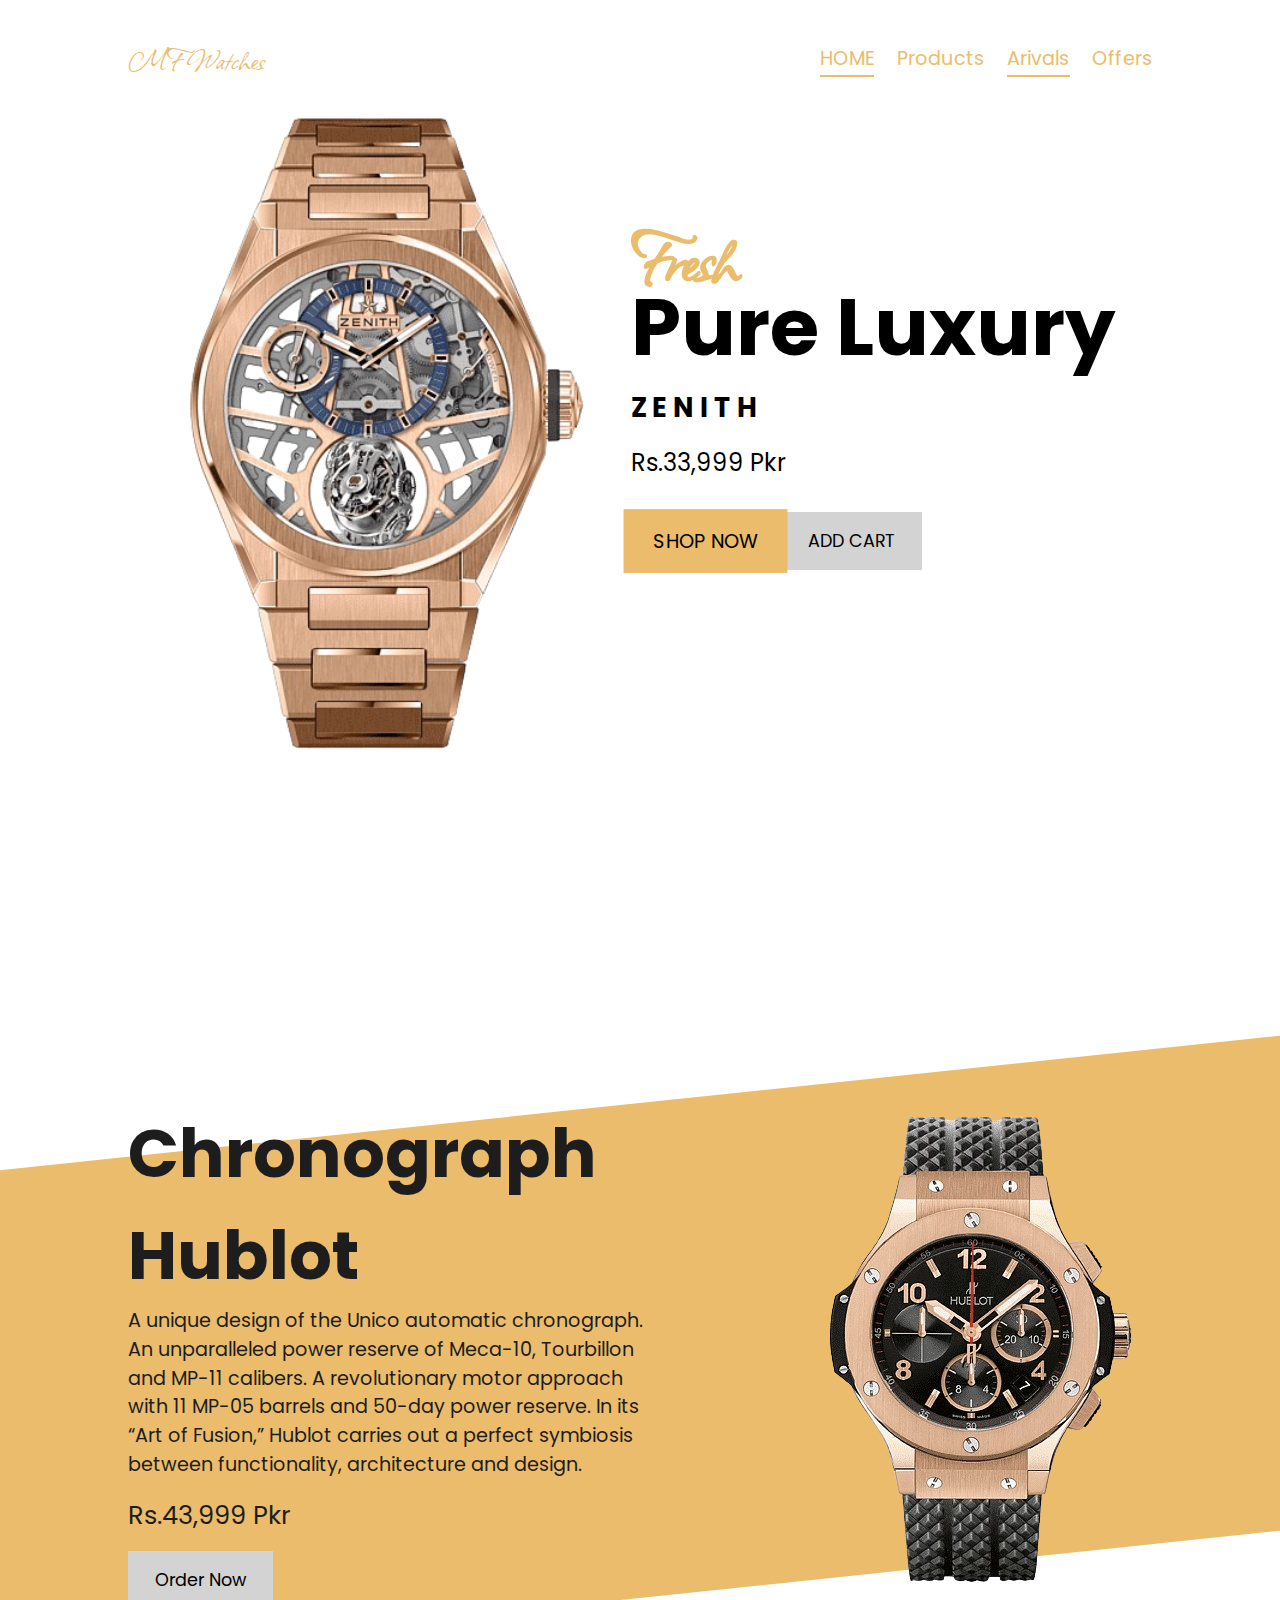
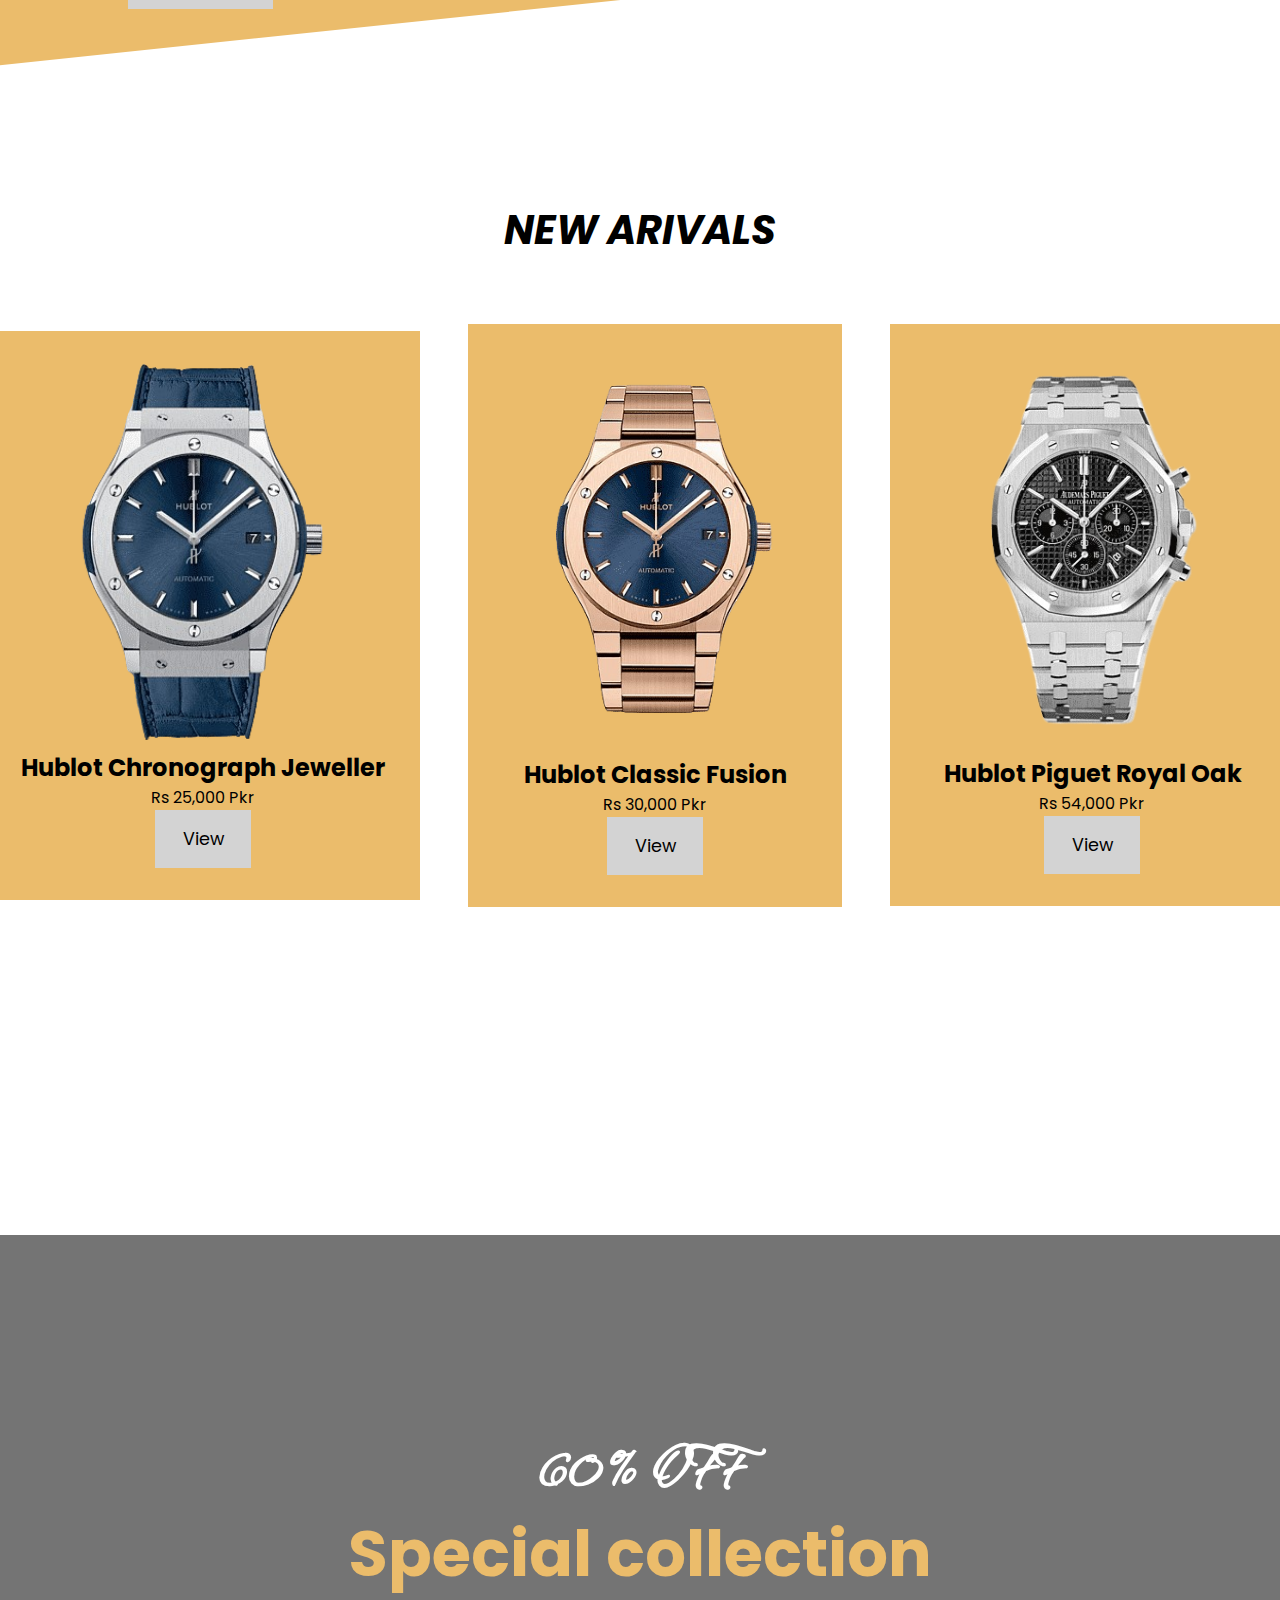
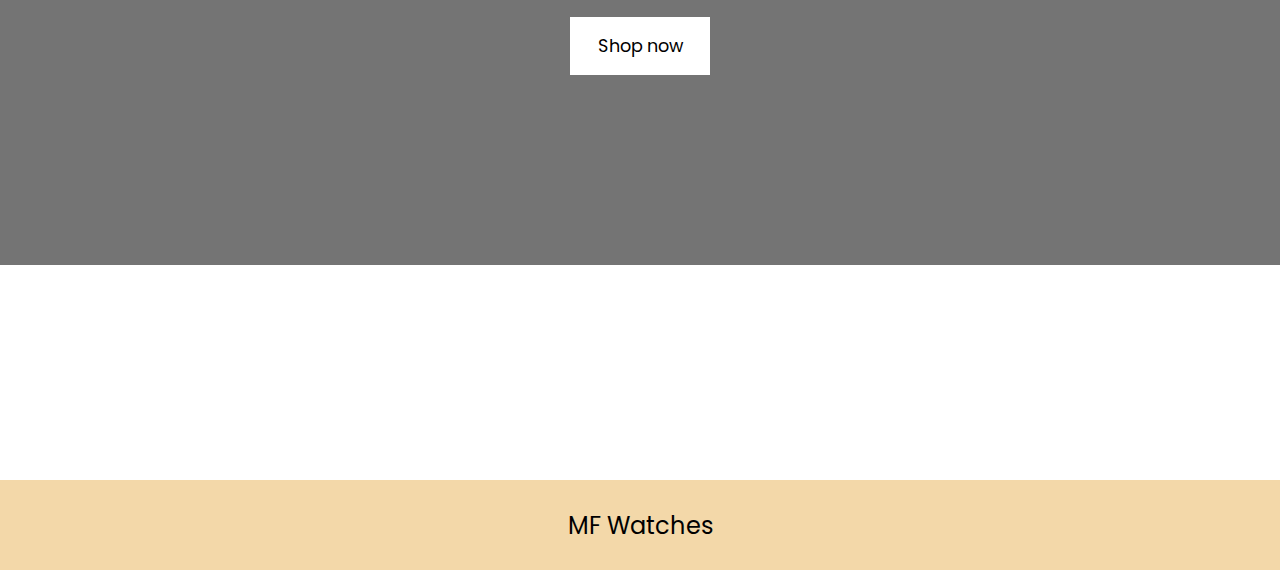
<file: MF WATCHES/index.html>
<!DOCTYPE html>
<html lang="en">
  <head>
    <meta charset="UTF-8" />
    <meta name="viewport" content="width=device-width, initial-scale=1.0" />
    <title>MF Watches</title>
    <link rel="stylesheet" href="style.css" />
  </head>
  <body>
    <!-- section one -->
    <section class="section-one section">
      <nav>
        <div class="logo">MF Watches</div>
        <ul class="navlinks">
          <li><a href="index.html" class="active">HOME</a></li>

          <li><a href="">Products</a></li>

          <li><a href="arivals.html" class="active">Arivals</a></li>

          <li><a href="">Offers</a></li>
        </ul>
        <div class="hamburger">
          <div class="line"></div>
          <div class="line"></div>
          <div class="line"></div>
        </div>
      </nav>
      <header>
        <div class="image-container">
          <img src="images/3.png" class="header-image" />
        </div>
        <div class="content">
          <h1 class="header-heading">Pure Luxury</h1>
          <h2 class="Product-name">Z E N I T H</h2>
          <p class="header-pricing">Rs.33,999 Pkr</p>
          <div class="btn-contaier">
            <button class="primary-btn">SHOP NOW</button>
            <button class="secondry-btn">ADD CART</button>
          </div>
        </div>
      </header>
    </section>

    <!-- section two -->
    <section class="section-two section">
      <div class="section-two-container">
        <div class="section-two-inner-container">
          <div class="content">
            <h1 class="section-two-heading">Chronograph Hublot</h1>
            <p class="section-two-para">
              A unique design of the Unico automatic chronograph. An
              unparalleled power reserve of Meca-10, Tourbillon and MP-11
              calibers. A revolutionary motor approach with 11 MP-05 barrels and
              50-day power reserve. In its “Art of Fusion,” Hublot carries out a
              perfect symbiosis between functionality, architecture and design.
            </p>
            <p class="section-two-price">Rs.43,999 Pkr</p>
            <button class="secondry-btn">Order Now</button>
          </div>
          <div class="image-container">
            <img src="images/2.png" section-two-image"
          </div>
        </div>
      </div>
    </section>
    <!-- ---section three--- -->
    <section class="section-three section">
      <h1 class="section-heading">NEW ARIVALS</h1>
      <div class="card-container">
        <div class="card">
          <img
            src="images/A 1.png"
            class="card-image"
            width="370"
            height="380"
          />
          <h2>Hublot Chronograph Jeweller</h2>
          <p>Rs 25,000 Pkr</p>
          <button class="secondry-btn">View</button>
        </div>
        <div class="card">
          <img src="images/A2.png" class="card-image" width="310" />
          <h2>Hublot Classic Fusion</h2>
          <p>Rs 30,000 Pkr</p>
          <button class="secondry-btn">View</button>
        </div>
        <div class="card">
          <img src="images/A3.png" class="card-image" width="340" />
          <h2>Hublot Piguet Royal Oak</h2>
          <p>Rs 54,000 Pkr</p>
          <button class="secondry-btn">View</button>
        </div>
        <!-- <center>
          <button <a href="arivals.html"> class="secondry-btn">View All</a></button>
        </center> -->
      </div>
    </section>

    <!---section Four--->
    <section class="section-four section">
      <div class="section-four-container">
        <div class="content">
          <h1 class="section-four-offer">60% off</h1>
          <h1 class="section-four-heading">Special collection</h1>
          <button class="section-four-btn">Shop now</button>
        </div>
      </div>
    </section>

    <!-- ---Footer--- -->
    <footer>
      <p class="footer-txt">MF Watches</p>
    </footer>
  </body>
</html>
</file>
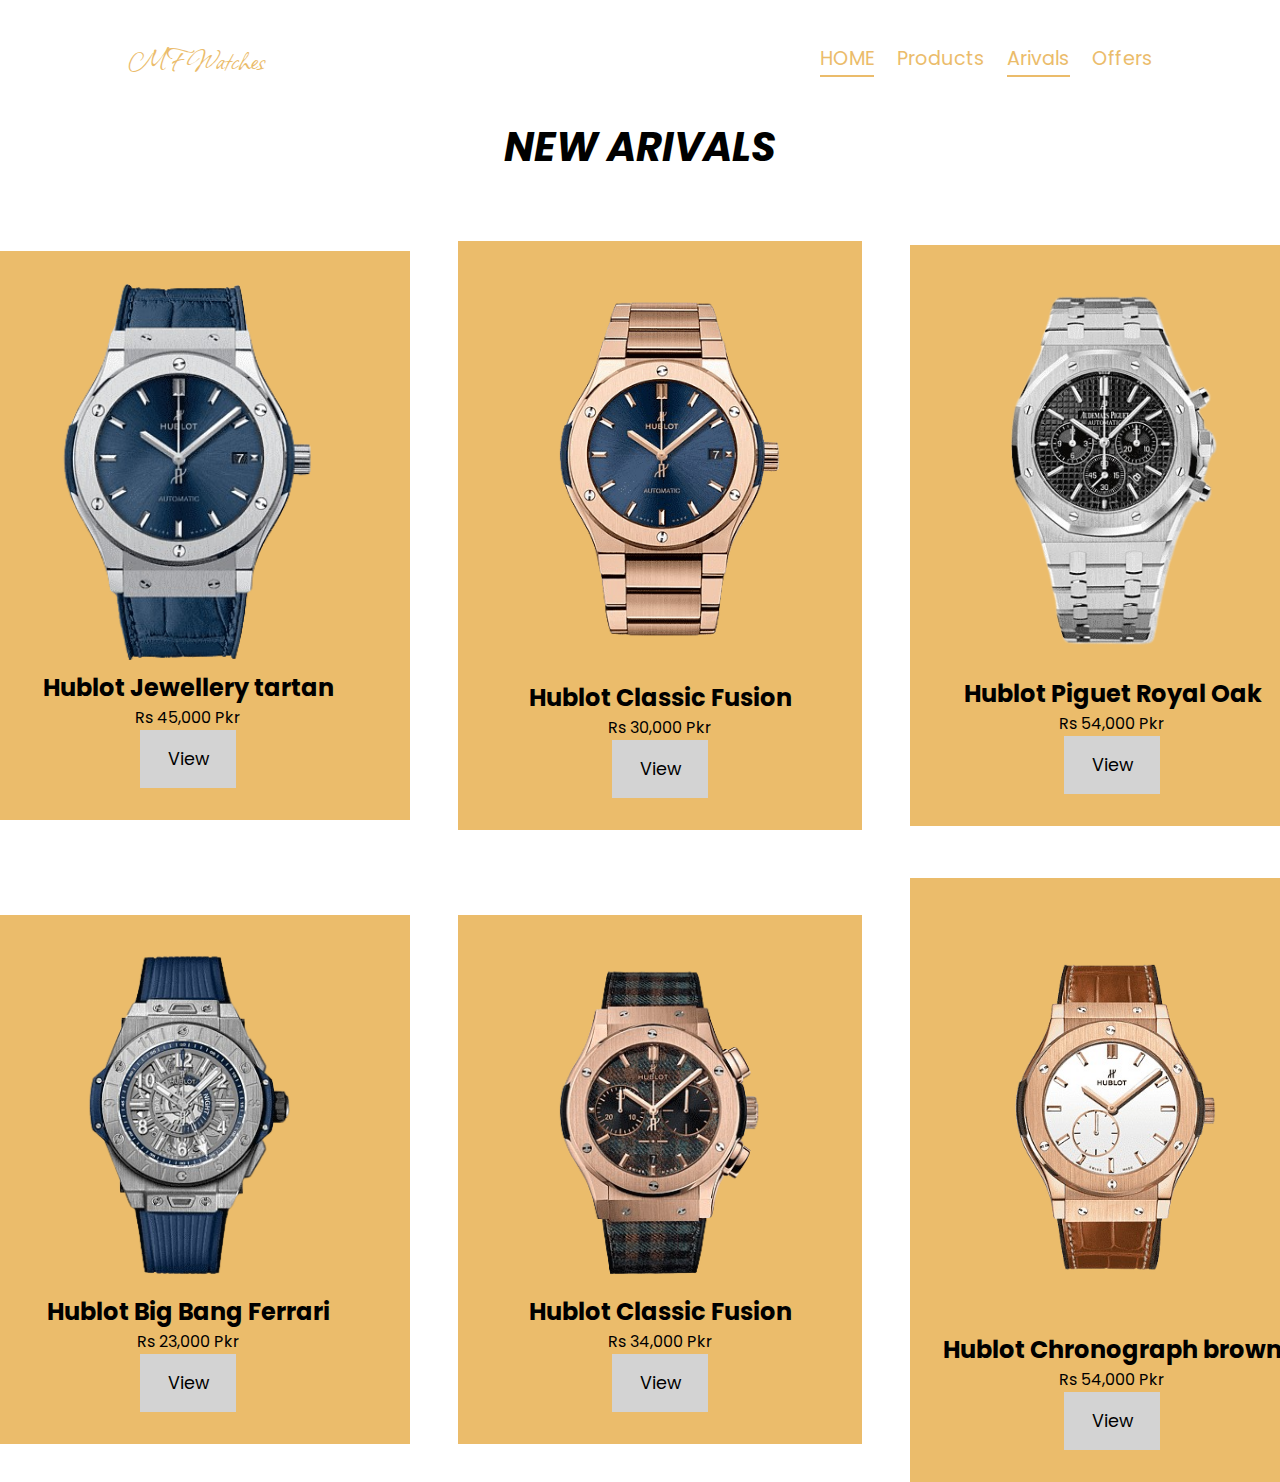
<file: MF WATCHES/arivals.html>
<!DOCTYPE html>
<html lang="en">
  <head>
    <meta charset="UTF-8" />
    <meta name="viewport" content="width=device-width, initial-scale=1.0" />
    <title>Arivals</title>
    <link rel="stylesheet" href="style.css" />
  </head>
  <body>
    <nav>
      <div <a href="index.html" class="logo">MF Watches</a></div>
      <ul class="navlinks">
        <li><a href="index.html" class="active">HOME</a></li>

        <li><a href="">Products</a></li>

        <li><a href="arivals.html" class="active">Arivals</a></li>

        <li><a href="">Offers</a></li>
      </ul>
      <div class="hamburger">
        <div class="line"></div>
        <div class="line"></div>
        <div class="line"></div>
      </div>
    </nav>
    <h1 class="section-heading">NEW ARIVALS</h1>
      <div class="card-container">
          <div class="card">
            <img src="images/A 1.png" class="card-image" width="380" />
            <h2>Hublot Jewellery tartan</h2>
            <p>Rs 45,000 Pkr</p>
            <button class="secondry-btn">View</button>
          </div>
          <div class="card">
          <img src="images/A2.png" class="card-image" width="315" />
          <h2>Hublot Classic Fusion</h2>
          <p>Rs 30,000 Pkr</p>
          <button class="secondry-btn">View</button>
        </div>
        <div class="card">
          <img src="images/A3.png" class="card-image" width="340" />
          <h2>Hublot Piguet Royal Oak</h2>
          <p>Rs 54,000 Pkr</p>
          <button class="secondry-btn">View</button>
        </div>
        <div class="card">
          <img src="images/A4.png" class="card-image" width="340" />
          <h2> Hublot Big Bang Ferrari</h2>
          <p>Rs 23,000 Pkr</p>
          <button class="secondry-btn">View</button>
        </div>
        <div class="card">
          <img src="images/A5.png" class="card-image" width="340" />
          <h2>Hublot Classic Fusion </h2>
          <p>Rs 34,000 Pkr</p>
          <button class="secondry-btn">View</button>
        </div>
        <div class="card">
          <img src="images/A6.png" class="card-image" width="290" height="" />
          <h2>Hublot Chronograph brown</h2>
          <p>Rs 54,000 Pkr</p>
          <button class="secondry-btn">View</button>
        </div>
  </body>
</html>
</file>
<file: MF WATCHES/style.css>
@import url("https://fonts.googleapis.com/css2?family=Poppins:ital,wght@0,100;0,200;0,300;0,400;0,500;0,600;0,700;0,800;0,900;1,100;1,200;1,300;1,400;1,500;1,600;1,700;1,800;1,900&display=swap");
@import url("https://fonts.googleapis.com/css2?family=Allison&display=swap");
* {
  margin: 0;
  padding: 0;
  box-sizing: border-box;
  font-family: "Poppins", sans-serif;
}
:root {
  --gold: #dacd18;
  --light-grey: #e5e5e5;
  --white: #fff;
  --light-peach: #ebbc6b;
  --dark-grey: #4c4d50;
  --light-black: #1d1d1d;
}
/*--- section one--- */
.section {
  min-height: 100vh;
  width: 100;
}
nav {
  width: 80%;
  height: 13vh;
  display: flex;
  align-items: center;
  justify-content: space-between;
  margin: auto;
}
header {
  width: 80%;
  height: calc(80vh - 13vh);
  display: flex;
  align-items: center;
  justify-content: space-evenly;
  margin: auto;
}

.header-image {
  width: 27rem;
}
.navlinks {
  display: flex;
}
.logo {
  font-size: 2.2rem;
  color: #ebbc6b;
  font-family: "Allison", cursive;
}
.navlinks li {
  list-style: none;
}
.navlinks li a {
  text-decoration: none;
  margin-left: 1.4rem;
  color: #ebbc6b;
  font-size: 1.2rem;
  letter-spacing: 0.01rem;
  position: relative;
}
.header-heading {
  font-size: 5rem;
  position: relative;
}
.header-heading::before {
  content: "Fresh";
  position: absolute;
  top: -60px;
  color: #ebbc6b;
  font-family: "Allison", cursive;
}
.Product-name {
  font-size: 1.7rem;
}
.header-pricing {
  font-size: 1.5rem;
  margin: 1rem 0;
}
.btn-contaier {
  display: flex;
  margin-top: 2rem;
}

.primary-btn,
.secondry-btn {
  font-size: 1.1rem;
  border: none;
  padding: 1rem 1.7rem;
  transition: transform 0.2s ease-in-out;
}
.primary-btn {
  background-color: #ebbc6b;
  transform: scale(1.1);
}
.secondry-btn {
  background-color: lightgray;
}
.secondry-btn:hover,
.section-four-btn:hover {
  transform: scale(1.1);
  cursor: pointer;
}
.primary-btn:hover {
  transform: scale(1);
}
.navlinks li a::after,
.navlinks li .active::after {
  content: "";
  background: #ebbc6b;
  position: absolute;
  height: 0.15rem;
  width: 100%;
  left: 0;
  bottom: -5px;
  transform: scaleX(0);
  transition: transform 0.2s;
}
.navlinks li a:hover::after,
.navlinks li .active::after {
  transform: scale(1);
}
.line {
  background: #ebbc6b;
  width: 2.5rem;
  height: 0.2rem;
  margin: 0.38rem;
}
.hamburger {
  cursor: pointer;
  display: none;
}

/* ---section two--- */
.section-two {
  display: flex;
  align-items: center;
}
.section-two-container {
  background: #ebbc6b;
  width: 100%;
  height: 55vh;
  transform: skewY(-6deg);
}
.section-two-image {
  width: 70rem;
}
.section-two-inner-container {
  transform: skewY(6deg);
  width: 80%;
  margin: auto;
}
.section-two-container,
.section-two-inner-container {
  display: flex;
  justify-content: center;
  align-items: center;
}
.section-two-heading {
  color: #1d1d1d;
  font-size: 4.2rem;
}
.section-two-para {
  font-size: 1.2rem;
  color: #1d1d1d;
  line-height: 1.8rem;
  max-width: 80%;
}
.section-two-price {
  font-size: 1.6rem;
  color: #1d1d1d;
  margin: 1rem 0;
}
.section-two-button {
  padding: 0.9rem 1.7rem;
  border: 0.1rem solid lightgray;
  font-size: 1.1rem;
  background: transparent;
  transition: transform 0.5s ease;
}
.section-two-button:hover {
  transform: scale(1);
  cursor: pointer;
}

/*---section three--- */
.section-heading {
  font-size: 2.5rem;
  text-align: center;
  font-style: italic;
  margin-bottom: 4rem;
}
.card-container {
  display: grid;
  justify-content: center;
  align-items: center;
  text-align: center;
  gap: 3rem;
  grid-template-columns: repeat(3, 1fr);
}
/* .card-image {
  width: 20rem;
} */
/* .card-2 {
  display: flex;
  justify-content: center;
  align-items: center;
  text-align: center;
} */
.card {
  background-color: #ebbc6b;
  padding: 2rem;
}
.card-pricing {
  font-size: 1.2rem;
  margin-top: 0.2rem;
  margin-bottom: 1.2rem;
}

/* ---section-four--- */
.section-four {
  display: flex;
  align-items: center;
}
.section-four-container {
  background-image: url(images/offer.jpg);
  background-position: center;
  background-size: cover;
  background-repeat: no-repeat;
  background-attachment: fixed;
  width: 100%;
  height: 70vh;
  display: flex;
  justify-content: center;
  align-items: center;
  text-align: center;
  position: relative;
}
.section-four-offer {
  font-size: 4rem;
  color: rgb(255, 255, 255);
  font-family: "Allison", cursive;
  text-transform: uppercase;
}
.section-four-heading {
  font-size: 4rem;
  color: #ebbc6b;
  margin-bottom: 1rem;
}
.section-four-btn {
  font-size: 1.1rem;
  padding: 1rem 1.7rem;
  background-color: rgb(255, 255, 255);
  border: none;
  transition: transform 0.5s ease;
}
.section-four-container::before {
  content: "";
  background-color: rgba(0, 0, 0, 0.544);
  position: absolute;
  inset: 0;
}
.section-four-container .content {
  z-index: 5;
}

/* ---footer--- */
.footer-txt {
  background: #ebbc6b94;
  height: 10vh;
  width: 100%;
  margin-top: 5rem;
  display: flex;
  justify-content: center;
  align-items: center;
}
.footer-txt {
  color: black;
  font-size: 1.5rem;
}
</file>
